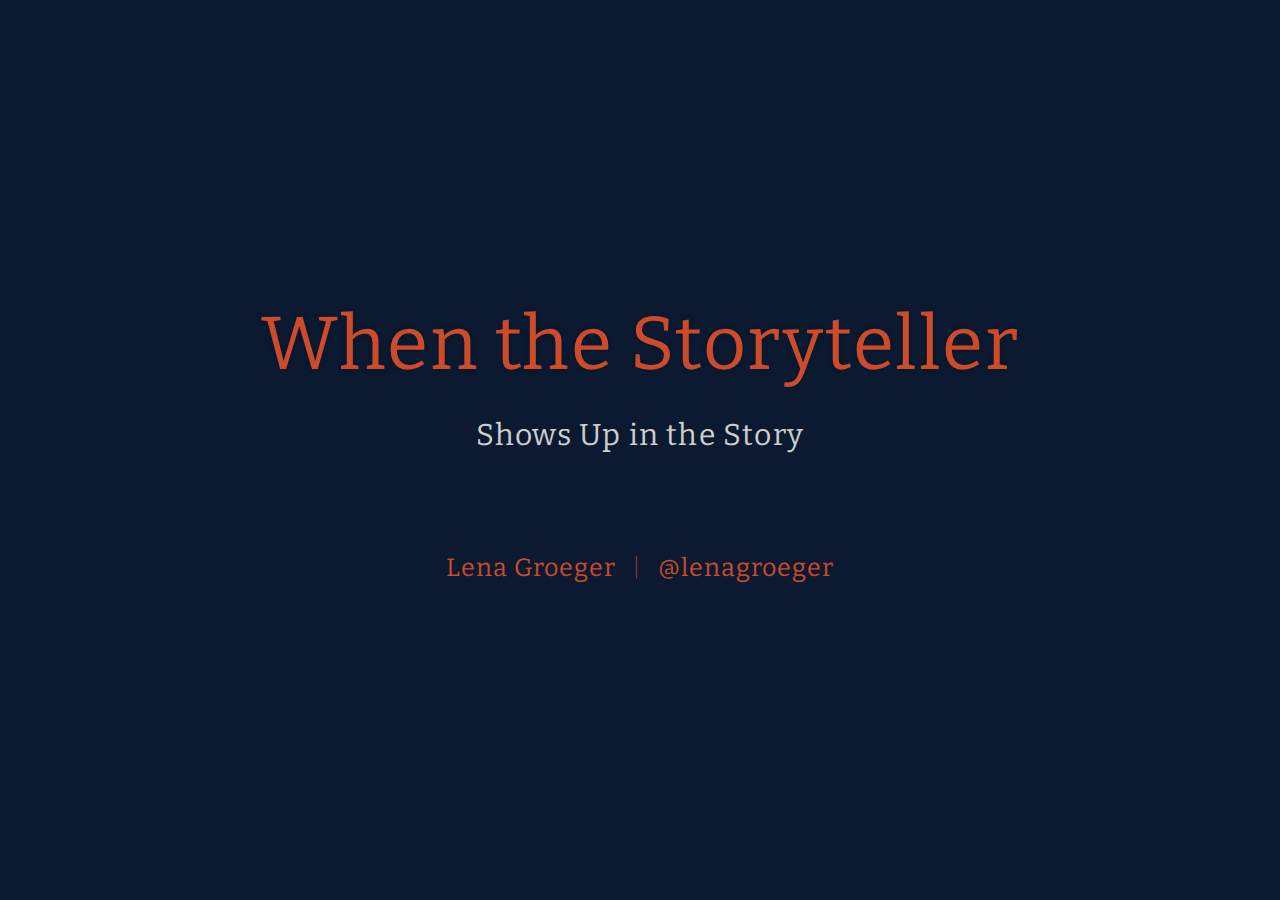
<file: index.html>
<!doctype html>
<html lang="en">
  <head>
    <meta charset="utf-8">
     <link  target="_blank" href='https://fonts.googleapis.com/css?family=Bitter:200,400,600,800' rel='stylesheet' type='text/css'>

    <title>When the Storyteller Shows Up in the Story</title>
    <link rel="stylesheet" href="reveal.css">
    <script type="text/javascript" src="js/jquery.js" ></script>

  </head>


  <body>
    <div class="reveal">
      <div class="state-background"></div>
      <div class="slides">

      <section>
        <div>
          <h1>When the Storyteller</h1>
          <p class="subhead">  Shows Up in the Story  </p>
          <p class="bio"> Lena Groeger <span>|</span> @lenagroeger </p>
        </div>
      </section>


      <section class="sub">
        <div>
          <h2>The Midwest</h2>
           <img src="img/midwest_landscape.jpg">
        </div>
      </section>


      <section>
        <div>
          <p>The Midwest: Census</p>
          <img src="img/midwest_census.png">
        </div>
      </section>

       <section>
        <div>
          <p>Another Midwest</p>
          <img src="img/Midwest_games.jpg">
        </div>
      </section>


       <section>
        <div>
          <p>Another Midwest</p>
          <img src="img/midwest_sales.jpg">
        </div>
      </section>

       <!-- <section>
        <div>
          <p>Another Midwest</p>
          <img src="img/midwest_tribune.jpg">
        </div>
      </section> -->


      <section>
        <div>
          <p>The Midwest, by Bill Rankin</p>
          <img src="img/midwest.png">
        </div>
      </section>

      <section>
        <div>
          <p>The Midwest, by Bill Rankin</p>
          <img src="img/01_Midwest.png">
        </div>
      </section>



      <section class="sub">
        <div>

          <img src="img/glasses.png">
        </div>
      </section>


      <section class="sub">
        <div>
          <h2>The Data Doesn’t Speak for Itself</h2>
        </div>
      </section>


      <section>
        <div>
          <p>Crime Mapping</p>
          <img src="img/trulia.jpg">
        </div>
      </section>

      <section>
        <div>
          <p>Million Dollar Blocks</p>
          <img src="img/milliondollarblocks.jpg">
        </div>
      </section>

      <section>
        <div>
          <p>Million Dollar Blocks</p>
          <img src="img/milliondollarblocks2.jpg">
        </div>
      </section>



      <section>
        <div>
          <p class="quote">&ldquo;Rather than looking at where crimes are committed, we looked at where prisoners live, and the maps that resulted showed the urban costs of incarceration and suggested how those dollars might be better spent on investing in communities.&rdquo;
</p>
          <p>- Laura Kurgan</p>
        </div>
      </section>



      <section>
        <div>
          <p>Street Bump</p>
          <img src="img/streetbump_full.png">
        </div>
      </section>


      <section>
        <div>
          <p>Hurricane Sandy</p>
          <img src="img/sandy_study.png">
        </div>
      </section>


       <section>
        <div>
          <p>Hurricane Sandy</p>
          <img src="img/sandy_activity.png">
        </div>
      </section>

      <section>
        <div>
          <p>&ldquo;Signal Problem&rdquo;</p>
          <img src="img/hbr.jpg">
        </div>
      </section>

      <section>
        <div>
          <p>Who Has a Smartphone?</p>
          <img src="img/smartphone.png">
        </div>
      </section>


       <section class="sub">
        <div>
          <h2>Visualizations Are Not Neutral</h2>
        </div>
      </section>

      <section class="multiple two">
        <div>
          <p>Crimea: Russian vs. Ukrainian Users </p>

          <div><img src="img/Crimea_RussianUsers_Blank.jpg"></div>
          <div><img src="img/Crimea_UkrainianUsers_Blank.jpg"></div>

        </div>
      </section>


      <section>
        <div>
          <p>Crimea: American Users</p>
          <img src="img/Crimea_AmericanUsers_Blank.jpg">

        </div>
      </section>


      <section>
        <div>
          <p>Minnesota Poverty Map</p>

            <img src="img/poverty_map.jpg">

        </div>
      </section>


      <section>
        <div>
          <p>Minnesota Poverty Map: Redesign</p>
             <img src="img/poverty_map_redesign.jpg">
        </div>
      </section>




      <section>
        <div>
          <p>Another Poverty Map</p>
            <a target="_blank" href="http://www.radicalcartography.net/index.html?bayarea"><img src="img/bayarea_poverty.jpg"></a>
        </div>
      </section>


    <section>
        <div>
            <p>Dots... or Not</p>
            <img src="img/dots.png">
        </div>
      </section>



      <section class="multiple two">
        <div>
            <p>School Ratings</p>
            <div><img src="img/schools2.jpg"></div>
            <div><img src="img/schools3.jpg"></div>
        </div>
      </section>

      <section>
        <div>
          <p>Zillow: School Ratings</p>
            <div><a target="_blank" href="https://www.zillow.com/new-york-ny/schools/"><img src="img/zillow2.png"></a></div>
        </div>
      </section>


      <section>
        <div>
          <p>Redlining Maps</p>
            <a target="_blank" href="https://dsl.richmond.edu/panorama/redlining/#loc=11/40.7311/-74.0619&opacity=0.8&sort=203,99,101,95&city=manhattan-ny"><img src="img/redlining.png"></a>
        </div>
      </section>

<!--       <section>
        <div>
          <p>Redlining Maps</p>
            <div><a target="_blank" href="img/brooklyn.jpg" target="_blank"><img src="img/brooklyn.jpg"></a></div>
        </div>
      </section> -->


      <section>
        <div>
          <p>The Problem with School Ratings & Real Estate</p>
            <a target="_blank" href="http://www.npr.org/sections/ed/2016/10/10/495944682/race-school-ratings-and-real-estate-a-legal-gray-area"><img src="img/npr_schools.png"></a>
        </div>
      </section>


      <section>
        <div>
          <p class="quote">&ldquo;Instead of making blatant comments about the racial composition of neighborhoods, many real estate agents told whites to avoid certain areas because of the schools.&rdquo;</p>
          <p><a href="http://www.nationalfairhousing.org/LinkClick.aspx?fileticket=sRQLf%2BEOJL0%3D&tabid=3917&mid=5321">- National Fair Housing Alliance Report, 2006</a></p>

        </div>
      </section>



      <section>
        <div>
          <p>The Problem with School Ratings & Real Estate</p>
            <img src="img/226_zillow.png">
        </div>
      </section>

      <section>
        <div>
          <p>The Problem with School Ratings & Real Estate</p>
            <img src="img/226_greatschools.png">
        </div>
      </section>



       <section class="sub">
        <div>
          <h2>Users Are Not Always Who We Imagine</h2>
        </div>
      </section>


      <section>
        <div>
          <p>Popups</p>
            <img src="img/popups.jpg">
        </div>
      </section>

      <section>
        <div>
          <p>Popups</p>
            <object data="https://www.youtube.com/embed/lrXDulundpE"width="800" height="450"></object>

            <p class="source">Video by <a href="https://motherboard.vice.com/en_us/article/you-think-popup-ads-are-bad-theyre-even-worse-for-the-blind">Rose Eveleth</a></p>

        </div>
      </section>



      <section>
        <div>
          <p>Glow</p>
            <img src="img/Glow.png">
        </div>
      </section>


      <section>
        <div>
          <p>Glow</p>
          <div>
            <img src="img/period_tracking.png">
            <img src="img/period_tracking2.png">
          </div>
        </div>
      </section>

      <section>
        <div>
          <p>Siri</p>
            <img src="img/siri_heart.png">
        </div>
      </section>

      <section>
        <div>
          <p>Siri</p>
            <img src="img/Siri.png">
        </div>
      </section>


      <section>
        <div>
          <p>Facial Recognition</p>
            <img src="img/facial_recognition.png">
        </div>
      </section>
<!--
      <section>
        <div>
          <p>Facial Recognition</p>
            <img src="img/design_bias.png">
        </div>
      </section> -->


      <section>
        <div>
          <p>Photography: The "Shirley" card</p>
            <img src="img/shirley.jpg">
        </div>
      </section>


      <section>
        <div>
          <img src="img/01_Midwest.png">
        </div>
      </section>


      <section class="sub">
        <div>
          <h2>Working to Fix It</h2>
        </div>
      </section>




      <section>
        <div>
          <p>Job Descriptions</p>
          <img src="img/kissane.jpg">
        </div>
      </section>


      <section>
        <div>
          <p>Language Matters</p>
          <img src="img/language.gif">
        </div>
      </section>

      <section>
        <div>
          <p>Textio</p>
          <img src="img/textio.jpg">
        </div>
      </section>


       <section>
        <div>
          <p>Joblint</p>
          <img src="img/joblint.jpg">
        </div>
      </section>


      <section>
        <div>
          <p>Nextdoor</p>
          <img src="img/nextdoor.png">
        </div>
      </section>

      <section>
        <div>
          <p>Form Design Matters</p>
          <div><img src="img/nextdoor_form2.jpg"></div>
        </div>
      </section>


      <section class="sub">
        <div>
          <h2>Seek Out New Perspectives</h2>
        </div>
      </section>


      <section>
        <div>
          <p>Slack</p>
          <img src="img/Slack.png">
        </div>
      </section>


      <section class="multiple two">
        <div>
          <div>
            <img src="img/slack1.jpg">
          </div>

        <div>
          <img src="img/slack2.jpg">
        </div>
      </div>
      </section>



      <section>
        <div>
          <p>Facebook</p>
          <img src="img/friends_icon.gif">
        </div>
      </section>

    <section>
        <div>
          <p class="quote">&ldquo;Our small choices as creators matter in powerful but sometimes subtle ways.&rdquo;</p>
          <p>-Diógenes Brito</p>

        </div>
      </section>

      <section>
        <div>
          <h1>Thanks.</h1>
          <img style="width:260px" src="img/people2.png">
          <p> Lena Groeger <span>|</span> @lenagroeger </p>

        </div>
      </section>




      </div>
    </div>

<script src="js/reveal2.js"></script>
    <script>
      Reveal.initialize({
        history: true,
        transition: "linear",
      });
    </script>

  </body>
</html>
</file>
<file: reveal.css>
@charset "UTF-8";


* {
  -moz-box-sizing: border-box;
-webkit-box-sizing: border-box;
box-sizing: border-box;
}

html,
body {
  padding: 0;
  margin: 0;
  width: 100%;
  height: 100%;
  min-height: 600px;
  overflow: hidden;
}

body {
  position: relative;
  line-height: 1;
  font-family: 'Bitter', sans-serif;
  font-size: 36px;
  font-weight: 300;
}

a {
  text-decoration: none;
  color: #cecece;
}

a:hover {
  text-decoration: underline;
  color:#cecece;
}



img {
  margin: 30px 0px 0px 0px;
  max-height: 550px;
  max-width: 100%
}

 p {
  line-height: 1.2em;
  color: #cecece;
  font-weight: 400;
  font-size: 30px;
  letter-spacing: .04em;
}

p.bio {
  font-size: 25px;
  font-weight:400;
  margin-top: 100px;
  color: #CC4B2B;
}

p span {
  padding:0px 10px;
  font-weight: 200;
}

p.subhead {
  margin-top: 10px
}

p.source {
  font-size: 12px
}

p.quote {
  text-align: left;
  max-width: 850px;
}

.state-background {
  position: absolute;
  width: 100%;
  height: 100%;
  background: #0B1A31;
}


h1,
h2,
h3 {
  margin: 0px;
  line-height: 1.4em;
  letter-spacing: 0.02em;
  font-weight: 400;
  text-shadow: 0px 0px 6px rgba(0,0,0,0.2);
  font-size: 60px;
  padding-bottom: 10px;
  -webkit-font-smoothing: antialiased;
}

 h1 {
  color: #CC4B2B;
  font-size: 75px
}

h2 {
  font-size: 45px;
  color: #CC4B2B
}


h3 {
  font-size: 60px;
  margin-bottom: 10px
}

h4 {
  color: #cecece;
  line-height: 1.6em;
  font-size: 50px;
  font-style: italic;
  font-family: 'Arapey', serif;
  margin: 10px 0px 30px 0px;
}


.sub h2, .sub h1 {
  color:#0B1A31;
}

section div {
  display: inline-block;
}

section.multiple div div {
  float: left;
}

section.multiple.two div div {
  width: 48.5%;
  margin-right: 3%
}

section.multiple.two div div:last-child {
  margin-right: 0px
}

section.multiple.three div div {
  width: 33%
}


/* SLIDES */

 .slides {
  position: absolute;
  width: 100%;
  height: 100%;
  left: 0%;
  top: 0%;
  overflow: visible;
  text-align: center;
}

 .slides > section {
  display: none;
  position: absolute;
  width: 100%;
  z-index: 10;
  height: 100%;
}

 .slides > section.present {
  display: block;
  z-index: 11;
  opacity: 1;
}

 .slides > section.sub {
  background: #CC4B2B
}

@media screen and (max-width: 480px) {

  img {
    width: 100%;
    max-width: 300px;
    margin:10px 0px;
  }

  section div {
    width: 100%;
    max-height: none
  }

  section.multiple div div {
    width: 100% !important
  }

}




 /* LINEAR TRANSITION */

.linear .slides>section.past {
  -webkit-transform: translate(-150%, 0);
     -moz-transform: translate(-150%, 0);
      -ms-transform: translate(-150%, 0);
       -o-transform: translate(-150%, 0);
          transform: translate(-150%, 0);
}
.linear .slides>section.future {
  -webkit-transform: translate(150%, 0);
     -moz-transform: translate(150%, 0);
      -ms-transform: translate(150%, 0);
       -o-transform: translate(150%, 0);
          transform: translate(150%, 0);
}

.linear .slides>section>section.past {
  -webkit-transform: translate(0, -150%);
     -moz-transform: translate(0, -150%);
      -ms-transform: translate(0, -150%);
       -o-transform: translate(0, -150%);
          transform: translate(0, -150%);
}
.linear .slides>section>section.future {
  -webkit-transform: translate(0, 150%);
     -moz-transform: translate(0, 150%);
      -ms-transform: translate(0, 150%);
       -o-transform: translate(0, 150%);
          transform: translate(0, 150%);
}
</file>
